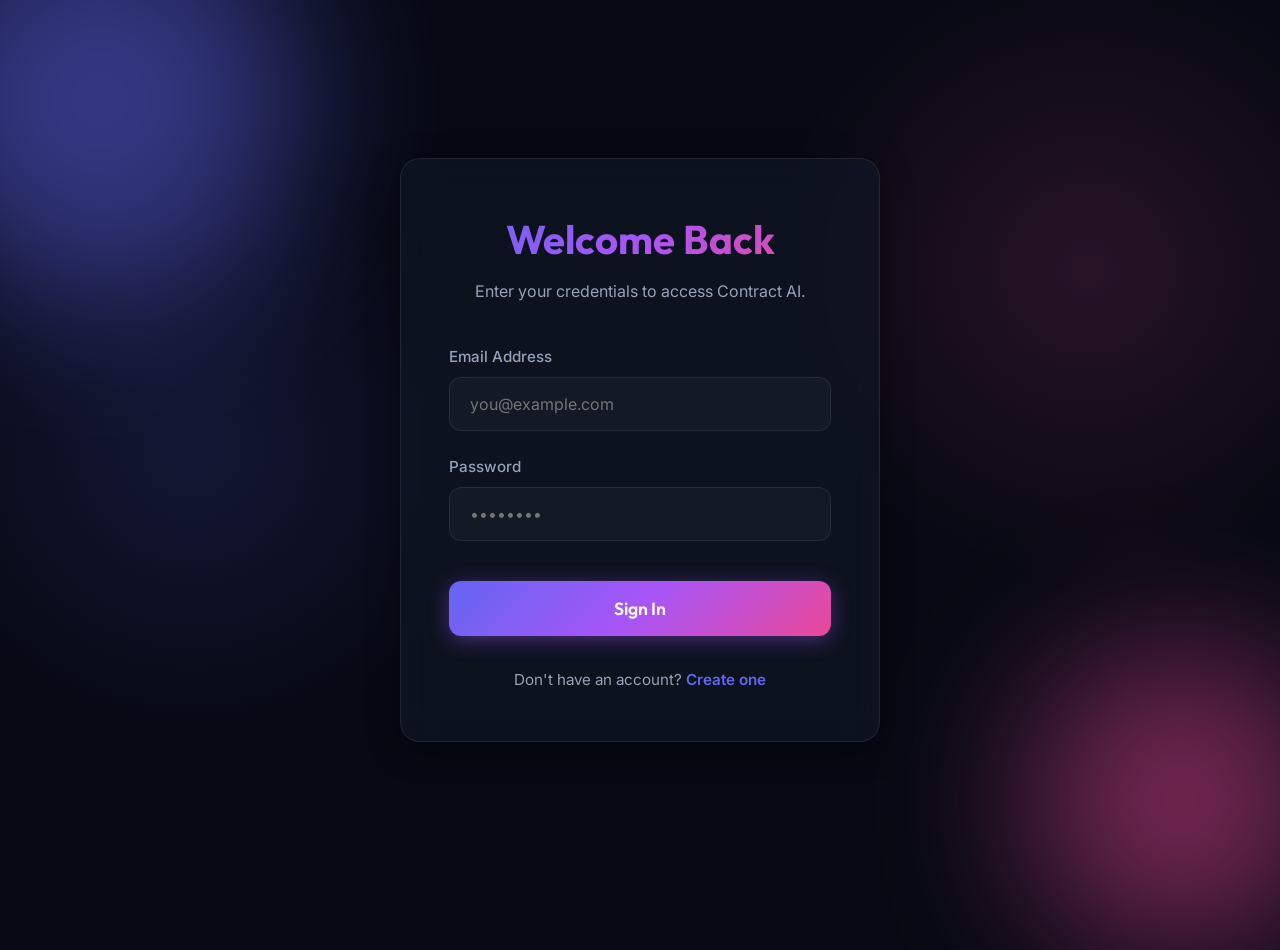
<file: frontend/auth.html>
<!DOCTYPE html>

<html lang="en">



<head>

    <meta charset="UTF-8">

    <meta name="viewport" content="width=device-width, initial-scale=1.0">

    <title>Login - Contract AI</title>

    <link rel="stylesheet" href="css/styles.css">

    <style>

        .auth-container {

            display: flex;

            align-items: center;

            justify-content: center;

            min-height: 100vh;

            padding: 2rem;

            position: relative;

            z-index: 1;

        }



        .auth-card {

            width: 100%;

            max-width: 480px;

            padding: 3rem;

            position: relative;

            overflow: hidden;

        }



        .auth-header {

            text-align: center;

            margin-bottom: 2.5rem;

        }



        .auth-header h1 {

            font-size: 2.5rem;

            margin-bottom: 0.5rem;

            background: var(--accent-gradient);

            -webkit-background-clip: text;

            -webkit-text-fill-color: transparent;

        }



        .auth-header p {

            color: var(--text-muted);

        }



        .form-group {

            margin-bottom: 1.5rem;

        }



        .form-group label {

            display: block;

            margin-bottom: 0.5rem;

            font-weight: 500;

            color: var(--text-muted);

            font-size: 0.95rem;

        }



        .form-input {

            width: 100%;

            padding: 1rem 1.25rem;

            border-radius: 12px;

            border: 1px solid var(--border-glass);

            background: rgba(255, 255, 255, 0.03);

            color: var(--text-main);

            font-family: inherit;

            font-size: 1rem;

            transition: all 0.3s ease;

        }



        [data-theme="light"] .form-input {

            background: rgba(0, 0, 0, 0.02);

        }



        .form-input:focus {

            outline: none;

            border-color: var(--primary-color);

            background: rgba(255, 255, 255, 0.06);

            box-shadow: 0 0 0 3px rgba(99, 102, 241, 0.2);

        }



        .auth-btn {

            width: 100%;

            padding: 1rem;

            margin-top: 1rem;

            font-size: 1.1rem;

        }



        .auth-switch {

            text-align: center;

            margin-top: 2rem;

            color: var(--text-muted);

            font-size: 0.95rem;

        }



        .auth-switch a {

            color: var(--primary-color);

            text-decoration: none;

            font-weight: 600;

            transition: color 0.3s;

        }



        .auth-switch a:hover {

            color: var(--primary-hover);

        }



        /* Form Animation Transition */

        #register-form {

            display: none;

        }



        .fade-in {

            animation: fadeIn 0.4s cubic-bezier(0.16, 1, 0.3, 1) forwards;

        }



        @keyframes fadeIn {

            from {

                opacity: 0;

                transform: translateY(10px);

            }



            to {

                opacity: 1;

                transform: translateY(0);

            }

        }



        /* Abstract Background Elements */

        .bg-orb {

            position: absolute;

            border-radius: 50%;

            filter: blur(80px);

            z-index: 0;

            opacity: 0.5;

        }



        .orb-1 {

            width: 400px;

            height: 400px;

            background: #6366f1;

            top: -100px;

            left: -100px;

            animation: float 10s ease-in-out infinite alternate;

        }



        .orb-2 {

            width: 300px;

            height: 300px;

            background: #ec4899;

            bottom: -50px;

            right: -50px;

            animation: float 8s ease-in-out infinite alternate-reverse;

        }



        @keyframes float {

            0% {

                transform: translate(0, 0) scale(1);

            }



            100% {

                transform: translate(30px, 50px) scale(1.1);

            }

        }

    </style>

</head>



<body data-theme="dark">

    <!-- Background Decor -->

    <div class="bg-orb orb-1"></div>

    <div class="bg-orb orb-2"></div>



    <div class="auth-container">

        <div class="glass-panel auth-card">



            <!-- Login Form -->

            <div id="login-form" class="fade-in">

                <div class="auth-header">

                    <h1>Welcome Back</h1>

                    <p>Enter your credentials to access Contract AI.</p>

                </div>

                <form id="form-login">

                    <div class="form-group">

                        <label>Email Address</label>

                        <input type="email" id="login-email" class="form-input" placeholder="you@example.com" required>

                    </div>

                    <div class="form-group">

                        <label>Password</label>

                        <input type="password" id="login-password" class="form-input" placeholder="••••••••" required>

                    </div>

                    <button type="submit" class="btn primary auth-btn">Sign In</button>

                </form>

                <div class="auth-switch">

                    Don't have an account? <a href="#" onclick="toggleForm('register')">Create one</a>

                </div>

            </div>



            <!-- Register Form -->

            <div id="register-form">

                <div class="auth-header">

                    <h1>Create Account</h1>

                    <p>Join Contract AI to start analyzing documents.</p>

                </div>

                <form id="form-register">

                    <div class="form-group">

                        <label>Username</label>

                        <input type="text" id="reg-username" class="form-input" placeholder="johndoe" required>

                    </div>

                    <div class="form-group">

                        <label>Email Address</label>

                        <input type="email" id="reg-email" class="form-input" placeholder="you@example.com" required>

                    </div>

                    <div class="form-group">

                        <label>Password</label>

                        <input type="password" id="reg-password" class="form-input"

                            placeholder="Choose a strong password" required minlength="6">

                    </div>

                    <button type="submit" class="btn primary auth-btn">Sign Up</button>

                </form>

                <div class="auth-switch">

                    Already have an account? <a href="#" onclick="toggleForm('login')">Sign in</a>

                </div>

            </div>



        </div>

    </div>



    <!-- Toast Notifications (reusing from app UI) -->

    <div id="toast-container" class="toast-container"></div>



    <script src="js/auth.js"></script>

    <script>

        function toggleForm(type) {

            const login = document.getElementById('login-form');

            const register = document.getElementById('register-form');



            if (type === 'register') {

                login.style.display = 'none';

                login.classList.remove('fade-in');

                register.style.display = 'block';

                register.classList.add('fade-in');

                document.title = 'Register - Contract AI';

            } else {

                register.style.display = 'none';

                register.classList.remove('fade-in');

                login.style.display = 'block';

                login.classList.add('fade-in');

                document.title = 'Login - Contract AI';

            }

        }

    </script>

</body>



</html>
</file>
<file: frontend/css/styles.css>
@import url('https://fonts.googleapis.com/css2?family=Outfit:wght@300;400;500;600;700;800&family=Inter:wght@300;400;500;600&display=swap');

:root {
    /* Core Variables */
    --bg-color: #060913; 
    --text-main: #f8fafc;
    --text-muted: #94a3b8;
    --primary-color: #6366f1;
    --primary-hover: #4f46e5;
    
    /* Glassmorphism */
    --bg-glass: rgba(17, 24, 39, 0.65);
    --bg-glass-hover: rgba(31, 41, 55, 0.75);
    --border-glass: rgba(255, 255, 255, 0.08);
    --glass-shadow: 0 8px 32px 0 rgba(0, 0, 0, 0.36);
    
    /* Risks */
    --risk-critical: #ff4757;
    --risk-high: #ffa502;
    --risk-medium: #eccc68;
    --risk-low: #2ed573;
    
    /* Gradients */
    --accent-gradient: linear-gradient(135deg, #6366f1 0%, #a855f7 50%, #ec4899 100%);
    --bg-gradient: radial-gradient(circle at 15% 50%, rgba(99, 102, 241, 0.15), transparent 25%),
                   radial-gradient(circle at 85% 30%, rgba(236, 72, 153, 0.15), transparent 25%);
}

[data-theme="light"] {
    --bg-color: #f8fafc;
    --text-main: #0f172a;
    --text-muted: #64748b;
    --bg-glass: rgba(255, 255, 255, 0.7);
    --bg-glass-hover: rgba(255, 255, 255, 0.9);
    --border-glass: rgba(0, 0, 0, 0.05);
    --glass-shadow: 0 8px 32px 0 rgba(31, 38, 135, 0.1);
    --bg-gradient: radial-gradient(circle at 15% 50%, rgba(99, 102, 241, 0.08), transparent 25%),
                   radial-gradient(circle at 85% 30%, rgba(236, 72, 153, 0.08), transparent 25%);
}

* {
    box-sizing: border-box;
    margin: 0;
    padding: 0;
}

body {
    background-color: var(--bg-color);
    background-image: var(--bg-gradient);
    background-attachment: fixed;
    color: var(--text-main);
    font-family: 'Inter', sans-serif;
    transition: background-color 0.4s ease, color 0.4s ease;
    min-height: 100vh;
    overflow-x: hidden;
    line-height: 1.6;
}

h1, h2, h3, h4, h5, h6 {
    font-family: 'Outfit', sans-serif;
}

/* Glass Panel Utility */
.glass-panel {
    background: var(--bg-glass);
    backdrop-filter: blur(16px);
    -webkit-backdrop-filter: blur(16px);
    border: 1px solid var(--border-glass);
    border-radius: 20px;
    box-shadow: var(--glass-shadow);
    transition: transform 0.3s ease, background 0.3s ease, box-shadow 0.3s ease;
}

.glass-panel:hover {
    box-shadow: 0 12px 40px 0 rgba(0, 0, 0, 0.45);
}

[data-theme="light"] .glass-panel:hover {
    box-shadow: 0 12px 40px 0 rgba(31, 38, 135, 0.15);
}

.app-container {
    display: flex;
    min-height: 100vh;
}

/* Sidebar */
.sidebar {
    width: 280px;
    padding: 2.5rem 1.5rem;
    display: flex;
    flex-direction: column;
    margin: 1.5rem;
    position: sticky;
    top: 1.5rem;
    height: calc(100vh - 3rem);
    z-index: 10;
}

.logo {
    display: flex;
    align-items: center;
    gap: 1rem;
    margin-bottom: 3.5rem;
    padding: 0 0.5rem;
}

.logo-icon {
    width: 36px;
    height: 36px;
    background: var(--accent-gradient);
    border-radius: 10px;
    box-shadow: 0 4px 15px rgba(168, 85, 247, 0.4);
    display: flex;
    align-items: center;
    justify-content: center;
}

.logo h2 {
    font-weight: 800;
    font-size: 1.5rem;
    letter-spacing: -0.5px;
    background: var(--accent-gradient);
    -webkit-background-clip: text;
    -webkit-text-fill-color: transparent;
}

.nav-menu {
    flex: 1;
    display: flex;
    flex-direction: column;
    gap: 0.75rem;
}

.nav-item {
    padding: 1rem 1.25rem;
    color: var(--text-muted);
    text-decoration: none;
    border-radius: 14px;
    display: flex;
    align-items: center;
    gap: 1rem;
    transition: all 0.3s cubic-bezier(0.4, 0, 0.2, 1);
    font-weight: 500;
    font-size: 1.05rem;
    border: 1px solid transparent;
}

.nav-item svg {
    width: 20px;
    height: 20px;
    stroke: currentColor;
    transition: transform 0.3s ease;
}

.nav-item:hover {
    background: var(--bg-glass-hover);
    color: var(--text-main);
    transform: translateX(5px);
}

.nav-item:hover svg {
    transform: scale(1.1);
}

.nav-item.active {
    background: rgba(99, 102, 241, 0.15);
    color: #a855f7;
    border-color: rgba(168, 85, 247, 0.2);
    box-shadow: inset 0 0 20px rgba(168, 85, 247, 0.05);
}

.nav-item.active svg {
    stroke: #a855f7;
}

/* Main Content */
.main-content {
    flex: 1;
    padding: 3rem 4rem;
    max-width: 1400px;
    margin: 0 auto;
}

header {
    margin-bottom: 3rem;
    position: relative;
}

header h1 {
    font-size: 3rem;
    margin-bottom: 0.5rem;
    font-weight: 800;
    letter-spacing: -1px;
}

header p {
    color: var(--text-muted);
    font-size: 1.15rem;
    max-width: 600px;
}

.view-section {
    display: none;
    animation: fadeScale 0.5s cubic-bezier(0.16, 1, 0.3, 1) forwards;
}

.view-section.active {
    display: block;
}

/* Upload Zone */
.upload-container {
    padding: 5rem 2rem;
    text-align: center;
    border: 2px dashed rgba(168, 85, 247, 0.3);
    transition: all 0.4s ease;
    cursor: pointer;
    position: relative;
    overflow: hidden;
}

.upload-container::before {
    content: '';
    position: absolute;
    top: 0; left: 0; right: 0; bottom: 0;
    background: var(--accent-gradient);
    opacity: 0;
    transition: opacity 0.4s ease;
    z-index: -1;
    border-radius: inherit;
}

.upload-container:hover {
    border-color: rgba(168, 85, 247, 0.8);
    transform: translateY(-5px);
}

.upload-container.dragover {
    border-color: transparent;
}

.upload-container.dragover::before {
    opacity: 0.1;
}

.upload-icon {
    margin-bottom: 2rem;
    display: inline-flex;
    padding: 1.5rem;
    background: rgba(99, 102, 241, 0.1);
    border-radius: 50%;
    color: var(--primary-color);
}

.upload-icon svg {
    width: 64px;
    height: 64px;
}

.upload-container h3 {
    margin-bottom: 0.75rem;
    font-size: 1.8rem;
    font-weight: 700;
}

.upload-container p {
    color: var(--text-muted);
    margin-bottom: 2.5rem;
    font-size: 1.1rem;
}

/* Buttons */
.btn {
    padding: 0.85rem 2rem;
    border: none;
    border-radius: 12px;
    font-size: 1.05rem;
    font-weight: 600;
    cursor: pointer;
    transition: all 0.3s cubic-bezier(0.4, 0, 0.2, 1);
    font-family: 'Outfit', sans-serif;
    display: inline-flex;
    align-items: center;
    justify-content: center;
    gap: 0.5rem;
}

.btn:active {
    transform: scale(0.96);
}

.btn.primary {
    background: var(--accent-gradient);
    color: #fff;
    box-shadow: 0 4px 20px rgba(168, 85, 247, 0.4);
    position: relative;
    z-index: 1;
}

.btn.primary::before {
    content: '';
    position: absolute;
    top: 0; left: 0; right: 0; bottom: 0;
    background: linear-gradient(135deg, #a855f7 0%, #ec4899 50%, #6366f1 100%);
    border-radius: inherit;
    z-index: -1;
    opacity: 0;
    transition: opacity 0.3s ease;
}

.btn.primary:hover::before {
    opacity: 1;
}

.btn.primary:hover {
    box-shadow: 0 8px 25px rgba(168, 85, 247, 0.6);
    transform: translateY(-3px);
}

.btn.secondary {
    background: var(--bg-glass-hover);
    color: var(--text-main);
    border: 1px solid var(--border-glass);
}

.btn.secondary:hover {
    background: rgba(255, 255, 255, 0.1);
    transform: translateY(-3px);
}

/* Progress */
.progress-container {
    margin-top: 3rem;
    max-width: 600px;
    margin-left: auto;
    margin-right: auto;
    text-align: center;
}

.uploading-text {
    font-weight: 500;
    margin-bottom: 1rem;
    font-size: 1.1rem;
}

.progress-bar {
    height: 12px;
    background: var(--bg-glass-hover);
    border-radius: 999px;
    overflow: hidden;
    box-shadow: inset 0 2px 4px rgba(0,0,0,0.2);
}

.progress-fill {
    height: 100%;
    background: var(--accent-gradient);
    width: 0%;
    transition: width 0.5s cubic-bezier(0.4, 0, 0.2, 1);
    box-shadow: 0 0 10px rgba(168, 85, 247, 0.5);
    border-radius: 999px;
}

.hidden {
    display: none !important;
}

/* Analysis Dashboard */
.analysis-header {
    display: flex;
    justify-content: space-between;
    align-items: flex-start;
}

.badge {
    padding: 0.35rem 1rem;
    border-radius: 999px;
    font-size: 0.85rem;
    font-weight: 700;
    letter-spacing: 0.5px;
    text-transform: uppercase;
}

.badge.completed { background: rgba(46, 213, 115, 0.15); color: var(--risk-low); border: 1px solid rgba(46, 213, 115, 0.3); }
.badge.analyzing { background: rgba(236, 204, 104, 0.15); color: var(--risk-medium); border: 1px solid rgba(236, 204, 104, 0.3); }
.badge.failed { background: rgba(255, 71, 87, 0.15); color: var(--risk-critical); border: 1px solid rgba(255, 71, 87, 0.3); }

.dashboard-grid {
    display: grid;
    grid-template-columns: 1fr;
    gap: 2rem;
    margin-bottom: 3rem;
}

.summary-cards {
    display: grid;
    grid-template-columns: repeat(3, 1fr);
    gap: 2rem;
}

.stats-card {
    padding: 2rem;
    text-align: center;
    position: relative;
    overflow: hidden;
}

.stats-card::before {
    content: '';
    position: absolute;
    top: 0; left: 0; width: 4px; height: 100%;
    background: var(--accent-gradient);
}

.stats-card.risk-high::before { background: var(--risk-high); }
.stats-card.risk-medium::before { background: var(--risk-medium); }

.stats-card h4 {
    color: var(--text-muted);
    font-size: 1rem;
    text-transform: uppercase;
    letter-spacing: 1.5px;
    margin-bottom: 0.75rem;
}

.stats-value {
    font-size: 3.5rem;
    font-weight: 800;
    font-family: 'Outfit', sans-serif;
    line-height: 1;
}

.charts-container {
    display: grid;
    grid-template-columns: 1fr 1fr;
    gap: 3rem;
    padding: 2.5rem;
}

.chart-wrapper {
    height: 300px;
    position: relative;
}

/* Clauses Table */
.clauses-container {
    padding: 2rem;
}

.clauses-container h3 {
    margin-bottom: 2rem;
    font-size: 1.8rem;
}

.table-responsive {
    overflow-x: auto;
}

.data-table {
    width: 100%;
    border-collapse: separate;
    border-spacing: 0 0.5rem;
}

.data-table th {
    padding: 1rem 1.5rem;
    text-align: left;
    color: var(--text-muted);
    font-weight: 600;
    text-transform: uppercase;
    font-size: 0.85rem;
    letter-spacing: 1px;
}

.data-table td {
    padding: 1.25rem 1.5rem;
    background: rgba(255, 255, 255, 0.02);
    border-top: 1px solid transparent;
    border-bottom: 1px solid transparent;
}

.data-table tr td:first-child {
    border-top-left-radius: 12px;
    border-bottom-left-radius: 12px;
    border-left: 1px solid transparent;
}

.data-table tr td:last-child {
    border-top-right-radius: 12px;
    border-bottom-right-radius: 12px;
    border-right: 1px solid transparent;
}

.data-table tbody tr {
    cursor: pointer;
    transition: all 0.2s ease;
}

.data-table tbody tr:hover td {
    background: rgba(255, 255, 255, 0.06);
}

[data-theme="light"] .data-table tbody tr:hover td {
    background: rgba(0, 0, 0, 0.04);
}

.text-snippet {
    max-width: 450px;
    white-space: nowrap;
    overflow: hidden;
    text-overflow: ellipsis;
    font-size: 0.95rem;
}

/* Risk Badges */
.risk-badge {
    display: inline-flex;
    align-items: center;
    padding: 0.35rem 0.75rem;
    border-radius: 6px;
    font-size: 0.75rem;
    font-weight: 700;
    margin-right: 0.5rem;
    margin-bottom: 0.5rem;
    text-transform: uppercase;
    letter-spacing: 0.5px;
    box-shadow: 0 2px 5px rgba(0,0,0,0.1);
}

.risk-badge.critical { background: rgba(255, 71, 87, 0.15); color: var(--risk-critical); border: 1px solid rgba(255, 71, 87, 0.3); }
.risk-badge.high { background: rgba(255, 165, 2, 0.15); color: var(--risk-high); border: 1px solid rgba(255, 165, 2, 0.3); }
.risk-badge.medium { background: rgba(236, 204, 104, 0.15); color: var(--risk-medium); border: 1px solid rgba(236, 204, 104, 0.3); }
.risk-badge.low { background: rgba(46, 213, 115, 0.15); color: var(--risk-low); border: 1px solid rgba(46, 213, 115, 0.3); }

/* History List */
.history-item {
    display: flex;
    justify-content: space-between;
    align-items: center;
    padding: 1.5rem 2rem;
    margin-bottom: 1rem;
    background: rgba(255, 255, 255, 0.02);
    border-radius: 16px;
    border: 1px solid var(--border-glass);
    transition: transform 0.2s ease;
}

.history-item:hover {
    transform: translateX(5px);
    background: rgba(255, 255, 255, 0.04);
}

[data-theme="light"] .history-item {
    background: rgba(255, 255, 255, 0.5);
}

[data-theme="light"] .history-item:hover {
    background: rgba(255, 255, 255, 0.8);
}

.history-info h4 {
    margin-bottom: 0.5rem;
    font-size: 1.25rem;
}

.history-info p {
    color: var(--text-muted);
    font-size: 0.95rem;
}

.history-actions {
    display: flex;
    gap: 1rem;
}

/* Toast Notifications */
.toast-container {
    position: fixed;
    bottom: 2rem;
    right: 2rem;
    display: flex;
    flex-direction: column;
    gap: 1rem;
    z-index: 1000;
}

.toast {
    padding: 1rem 1.5rem;
    border-radius: 12px;
    background: var(--bg-glass);
    backdrop-filter: blur(16px);
    border: 1px solid var(--border-glass);
    box-shadow: 0 10px 30px rgba(0,0,0,0.2);
    animation: slideInBottom 0.4s cubic-bezier(0.16, 1, 0.3, 1) forwards;
    color: var(--text-main);
    display: flex;
    align-items: center;
    gap: 1rem;
    font-weight: 500;
}

.toast.error { border-left: 4px solid var(--risk-critical); }
.toast.success { border-left: 4px solid var(--risk-low); }

/* Modal */
.modal {
    display: none;
    position: fixed;
    z-index: 100;
    left: 0;
    top: 0;
    width: 100%;
    height: 100%;
    background-color: rgba(0,0,0,0.6);
    backdrop-filter: blur(8px);
    -webkit-backdrop-filter: blur(8px);
}

.modal-content {
    background: var(--bg-glass);
    border: 1px solid var(--border-glass);
    box-shadow: var(--glass-shadow);
    margin: 5% auto;
    padding: 3rem;
    width: 90%;
    max-width: 900px;
    border-radius: 24px;
    position: relative;
    max-height: 90vh;
    overflow-y: auto;
    animation: fadeScale 0.3s cubic-bezier(0.16, 1, 0.3, 1);
}

.close-btn {
    position: absolute;
    right: 2rem;
    top: 2rem;
    color: var(--text-muted);
    font-size: 2rem;
    line-height: 1;
    font-weight: 300;
    cursor: pointer;
    transition: color 0.2s;
}

.close-btn:hover {
    color: var(--risk-critical);
}

.full-text-container {
    background: rgba(0,0,0,0.15);
    padding: 2rem;
    border-radius: 12px;
    margin: 1.5rem 0 2.5rem;
    line-height: 1.8;
    border: 1px solid var(--border-glass);
    font-size: 1.05rem;
}

[data-theme="light"] .full-text-container {
    background: rgba(255,255,255,0.5);
}

.risk-detail-card {
    background: rgba(0,0,0,0.15);
    border-left: 4px solid var(--primary-color);
    padding: 1.5rem;
    margin-bottom: 1.5rem;
    border-radius: 8px 12px 12px 8px;
    border-top: 1px solid var(--border-glass);
    border-right: 1px solid var(--border-glass);
    border-bottom: 1px solid var(--border-glass);
}

[data-theme="light"] .risk-detail-card {
    background: rgba(255,255,255,0.7);
}

.mt-4 { margin-top: 2rem; }

/* Animations */
@keyframes fadeScale {
    from { opacity: 0; transform: scale(0.97) translateY(10px); }
    to { opacity: 1; transform: scale(1) translateY(0); }
}

@keyframes slideInBottom {
    from { opacity: 0; transform: translateY(30px); }
    to { opacity: 1; transform: translateY(0); }
}

@keyframes fadeOut {
    from { opacity: 1; transform: translateY(0); }
    to { opacity: 0; transform: translateY(30px); }
}

/* Theme Toggle */
.theme-toggle {
    margin-top: auto;
    display: flex;
    align-items: center;
    justify-content: space-between;
    padding: 1.5rem 0.5rem 0;
    color: var(--text-muted);
    font-weight: 500;
    border-top: 1px solid var(--border-glass);
}

.switch {
    position: relative;
    display: inline-block;
    width: 50px;
    height: 26px;
}

.switch input {
    opacity: 0;
    width: 0;
    height: 0;
}

.slider {
    position: absolute;
    cursor: pointer;
    top: 0;
    left: 0;
    right: 0;
    bottom: 0;
    background-color: rgba(255,255,255,0.1);
    transition: .4s cubic-bezier(0.4, 0, 0.2, 1);
    border: 1px solid var(--border-glass);
}

[data-theme="light"] .slider {
    background-color: rgba(0,0,0,0.1);
}

.slider:before {
    position: absolute;
    content: "";
    height: 18px;
    width: 18px;
    left: 3px;
    bottom: 3px;
    background-color: var(--text-main);
    transition: .4s cubic-bezier(0.4, 0, 0.2, 1);
    border-radius: 50%;
    box-shadow: 0 2px 5px rgba(0,0,0,0.2);
}

input:checked + .slider {
    background-color: var(--primary-color);
    border-color: var(--primary-color);
}

input:checked + .slider:before {
    transform: translateX(24px);
    background-color: #fff;
}

.slider.round {
    border-radius: 34px;
}

/* Custom Scrollbar */
::-webkit-scrollbar {
    width: 8px;
    height: 8px;
}

::-webkit-scrollbar-track {
    background: transparent;
}

::-webkit-scrollbar-thumb {
    background: rgba(148, 163, 184, 0.3);
    border-radius: 4px;
}

::-webkit-scrollbar-thumb:hover {
    background: rgba(148, 163, 184, 0.5);
}
</file>
